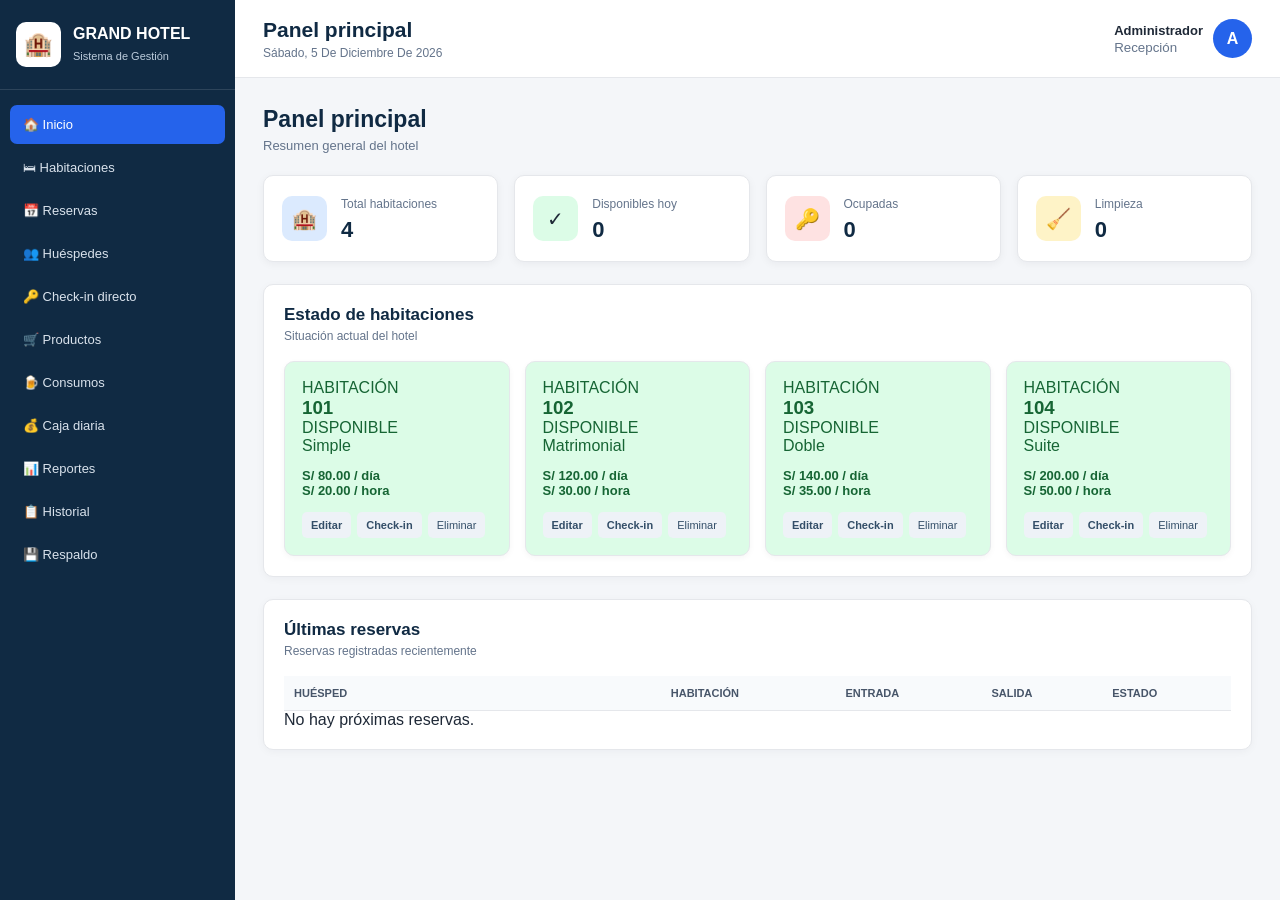
<file: index.html>
<!DOCTYPE html>
<html lang="es">

<head>
    <meta charset="UTF-8">

    <meta
        name="viewport"
        content="width=device-width, initial-scale=1.0"
    >

    <title>Sistema de Gestión Hotelera</title>

    <link
        rel="stylesheet"
        href="style.css"
    >
</head>

<body>

<!-- =====================================================
     SIDEBAR
===================================================== -->

<aside class="sidebar">

    <div class="logo">

        <div class="logo-icono">
            🏨
        </div>

        <div>
            <h2>GRAND HOTEL</h2>
            <span>Sistema de Gestión</span>
        </div>

    </div>


    <nav>

        <button
            class="menu-item activo"
            onclick="mostrarSeccion('inicio', this)"
        >
            🏠 Inicio
        </button>


        <button
            class="menu-item"
            onclick="mostrarSeccion('habitaciones', this)"
        >
            🛏 Habitaciones
        </button>


        <button
            class="menu-item"
            onclick="mostrarSeccion('reservas', this)"
        >
            📅 Reservas
        </button>


        <button
            class="menu-item"
            onclick="mostrarSeccion('huespedes', this)"
        >
            👥 Huéspedes
        </button>


        <button
            class="menu-item"
            onclick="abrirCheckInDirecto()"
        >
            🔑 Check-in directo
        </button>


        <button
            class="menu-item"
            onclick="mostrarSeccion('productos', this)"
        >
            🛒 Productos
        </button>


        <button
            class="menu-item"
            onclick="mostrarSeccion('consumos', this)"
        >
            🍺 Consumos
        </button>


        <button
            class="menu-item"
            onclick="mostrarSeccion('caja', this)"
        >
            💰 Caja diaria
        </button>


        <button
            class="menu-item"
            onclick="mostrarSeccion('reportes', this)"
        >
            📊 Reportes
        </button>


        <button
            class="menu-item"
            onclick="mostrarSeccion('historial', this)"
        >
            📋 Historial
        </button>


        <button
            class="menu-item"
            onclick="mostrarSeccion('seguridad', this)"
        >
            💾 Respaldo
        </button>

    </nav>

</aside>



<!-- =====================================================
     CONTENIDO
===================================================== -->

<div class="contenido">


    <!-- TOPBAR -->

    <header class="topbar">

        <div class="titulo-topbar">

            <h1 id="tituloPagina">
                Panel principal
            </h1>

            <p id="fechaActual"></p>

        </div>


        <div class="usuario">

            <div>

                <strong>
                    Administrador
                </strong>

                <small>
                    Recepción
                </small>

            </div>

            <div class="avatar">
                A
            </div>

        </div>

    </header>



    <!-- =================================================
         INICIO
    ================================================== -->

    <section
        id="inicio"
        class="seccion activa"
    >

        <div class="encabezado-seccion">

            <div>

                <h2>
                    Panel principal
                </h2>

                <p>
                    Resumen general del hotel
                </p>

            </div>

        </div>



        <div class="resumen">

            <div class="card-resumen">

                <div class="icono-card azul">
                    🏨
                </div>

                <div>
                    <span>Total habitaciones</span>
                    <h2 id="totalHabitaciones">0</h2>
                </div>

            </div>


            <div class="card-resumen">

                <div class="icono-card verde">
                    ✓
                </div>

                <div>
                    <span>Disponibles hoy</span>
                    <h2 id="totalDisponibles">0</h2>
                </div>

            </div>


            <div class="card-resumen">

                <div class="icono-card rojo">
                    🔑
                </div>

                <div>
                    <span>Ocupadas</span>
                    <h2 id="totalOcupadas">0</h2>
                </div>

            </div>


            <div class="card-resumen">

                <div class="icono-card amarillo">
                    🧹
                </div>

                <div>
                    <span>Limpieza</span>
                    <h2 id="totalLimpieza">0</h2>
                </div>

            </div>

        </div>



        <div class="panel">

            <div class="panel-cabecera">

                <div>
                    <h3>Estado de habitaciones</h3>
                    <p>Situación actual del hotel</p>
                </div>

            </div>

            <div
                id="habitacionesInicio"
                class="habitaciones-grid"
            ></div>

        </div>



        <div class="panel">

            <div class="panel-cabecera">

                <div>
                    <h3>Últimas reservas</h3>
                    <p>Reservas registradas recientemente</p>
                </div>

            </div>


            <div class="tabla-responsive">

                <table>

                    <thead>

                        <tr>
                            <th>Huésped</th>
                            <th>Habitación</th>
                            <th>Entrada</th>
                            <th>Salida</th>
                            <th>Estado</th>
                        </tr>

                    </thead>

                    <tbody id="reservasInicio"></tbody>

                </table>

            </div>

        </div>

    </section>



    <!-- =================================================
         HABITACIONES
    ================================================== -->

    <section
        id="habitaciones"
        class="seccion"
    >

        <div class="encabezado-seccion">

            <div>
                <h2>Habitaciones</h2>
                <p>Administración de habitaciones</p>
            </div>


            <button
                class="btn-principal"
                onclick="abrirModalHabitacion()"
            >
                + Nueva habitación
            </button>

        </div>



        <div class="filtros">

            <button
                class="filtro activo"
                onclick="filtrarHabitaciones('TODAS', this)"
            >
                Todas
            </button>

            <button
                class="filtro"
                onclick="filtrarHabitaciones('DISPONIBLE', this)"
            >
                Disponibles
            </button>

            <button
                class="filtro"
                onclick="filtrarHabitaciones('OCUPADA', this)"
            >
                Ocupadas
            </button>

            <button
                class="filtro"
                onclick="filtrarHabitaciones('LIMPIEZA', this)"
            >
                Limpieza
            </button>

            <button
                class="filtro"
                onclick="filtrarHabitaciones('MANTENIMIENTO', this)"
            >
                Mantenimiento
            </button>

        </div>


        <div
            id="listaHabitaciones"
            class="habitaciones-grid"
        ></div>

    </section>



    <!-- =================================================
         RESERVAS
    ================================================== -->

    <section
        id="reservas"
        class="seccion"
    >

        <div class="encabezado-seccion">

            <div>
                <h2>Reservas</h2>

                <p>
                    Reservas actuales y futuras
                </p>
            </div>


            <button
                class="btn-principal"
                onclick="abrirModalReserva()"
            >
                + Nueva reserva
            </button>

        </div>



        <div class="panel">

            <div class="buscador">

                <input
                    type="text"
                    id="buscarReserva"
                    placeholder="Buscar huésped, DNI o habitación..."
                    oninput="renderReservas()"
                >

            </div>


            <div class="tabla-responsive">

                <table>

                    <thead>

                        <tr>

                            <th>#</th>

                            <th>Huésped</th>

                            <th>DNI</th>

                            <th>Habitación</th>

                            <th>Entrada</th>

                            <th>Salida</th>

                            <th>Total</th>

                            <th>Estado</th>

                            <th>Acciones</th>

                        </tr>

                    </thead>

                    <tbody id="tablaReservas"></tbody>

                </table>

            </div>

        </div>

    </section>



    <!-- =================================================
         HUÉSPEDES
    ================================================== -->

    <section
        id="huespedes"
        class="seccion"
    >

        <div class="encabezado-seccion">

            <div>
                <h2>Huéspedes</h2>
                <p>Registro de huéspedes</p>
            </div>

        </div>


        <div class="panel">

            <div class="buscador">

                <input
                    type="text"
                    id="buscarHuesped"
                    placeholder="Buscar por nombre o DNI..."
                    oninput="renderHuespedes()"
                >

            </div>


            <div class="tabla-responsive">

                <table>

                    <thead>

                        <tr>
                            <th>Huésped</th>
                            <th>DNI</th>
                            <th>Teléfono</th>
                            <th>Habitación</th>
                            <th>Estado</th>
                        </tr>

                    </thead>

                    <tbody id="tablaHuespedes"></tbody>

                </table>

            </div>

        </div>

    </section>



    <!-- =================================================
         PRODUCTOS
    ================================================== -->

    <section
        id="productos"
        class="seccion"
    >

        <div class="encabezado-seccion">

            <div>
                <h2>Productos</h2>

                <p>
                    Inventario del hotel
                </p>
            </div>


            <button
                class="btn-principal"
                onclick="abrirModalProducto()"
            >
                + Nuevo producto
            </button>

        </div>



        <div class="resumen">

            <div class="card-resumen">

                <div class="icono-card azul">
                    📦
                </div>

                <div>

                    <span>
                        Productos
                    </span>

                    <h2 id="totalProductos">
                        0
                    </h2>

                </div>

            </div>


            <div class="card-resumen">

                <div class="icono-card verde">
                    🛒
                </div>

                <div>

                    <span>
                        Stock total
                    </span>

                    <h2 id="stockTotal">
                        0
                    </h2>

                </div>

            </div>

        </div>



        <div class="panel">

            <div class="buscador">

                <input
                    type="text"
                    id="buscarProducto"
                    placeholder="Buscar producto..."
                    oninput="renderProductos()"
                >

            </div>


            <div class="tabla-responsive">

                <table>

                    <thead>

                        <tr>

                            <th>Producto</th>

                            <th>Categoría</th>

                            <th>Precio</th>

                            <th>Stock</th>

                            <th>Acciones</th>

                        </tr>

                    </thead>

                    <tbody id="tablaProductos"></tbody>

                </table>

            </div>

        </div>

    </section>



    <!-- =================================================
         CONSUMOS
    ================================================== -->

    <section
        id="consumos"
        class="seccion"
    >

        <div class="encabezado-seccion">

            <div>
                <h2>Consumos</h2>

                <p>
                    Productos cargados a habitaciones
                </p>
            </div>


            <button
                class="btn-principal"
                onclick="abrirModalConsumo()"
            >
                + Agregar consumo
            </button>

        </div>


        <div class="panel">

            <div class="tabla-responsive">

                <table>

                    <thead>

                        <tr>

                            <th>Fecha</th>

                            <th>Habitación</th>

                            <th>Huésped</th>

                            <th>Producto</th>

                            <th>Cantidad</th>

                            <th>Precio</th>

                            <th>Total</th>

                        </tr>

                    </thead>

                    <tbody id="tablaConsumos"></tbody>

                </table>

            </div>

        </div>

    </section>



    <!-- =================================================
         CAJA
    ================================================== -->

    <section
        id="caja"
        class="seccion"
    >

        <div class="encabezado-seccion">

            <div>
                <h2>Caja diaria</h2>
                <p>Pagos recibidos</p>
            </div>

        </div>


        <div class="filtro-fechas">

            <div class="campo">

                <label>
                    Fecha
                </label>

                <input
                    type="date"
                    id="fechaCaja"
                    onchange="renderCaja()"
                >

            </div>

        </div>



        <div class="panel apertura-caja-panel">

            <div>
                <strong>💵 Apertura de caja</strong>
                <p>Ingresa con cuánto efectivo comienzas el día.</p>
            </div>

            <div class="apertura-caja-controles">
                <input type="number" id="montoAperturaCaja" min="0" step="0.01" placeholder="0.00">
                <button class="btn-principal" onclick="guardarAperturaCaja()">Guardar apertura</button>
            </div>

            <div class="apertura-caja-resumen">
                <span>Inicio: <strong id="cajaMontoInicial">S/ 0.00</strong></span>
                <span>Efectivo esperado: <strong id="cajaEfectivoEsperado">S/ 0.00</strong></span>
            </div>

        </div>


        <div class="resumen resumen-caja">

            <div class="card-resumen">

                <div>
                    <span>Efectivo</span>
                    <h2 id="cajaEfectivo">
                        S/ 0.00
                    </h2>
                </div>

            </div>


            <div class="card-resumen">

                <div>
                    <span>Yape</span>
                    <h2 id="cajaYape">
                        S/ 0.00
                    </h2>
                </div>

            </div>


            <div class="card-resumen">

                <div>
                    <span>Plin</span>
                    <h2 id="cajaPlin">
                        S/ 0.00
                    </h2>
                </div>

            </div>


            <div class="card-resumen">

                <div>
                    <span>Tarjeta</span>
                    <h2 id="cajaTarjeta">
                        S/ 0.00
                    </h2>
                </div>

            </div>

        </div>



        <div class="panel total-caja-panel">

            <span>
                TOTAL DEL DÍA
            </span>

            <strong id="cajaTotal">
                S/ 0.00
            </strong>

        </div>



        <div class="panel">

            <div class="tabla-responsive">

                <table>

                    <thead>

                        <tr>
                            <th>Hora</th>
                            <th>Habitación</th>
                            <th>Huésped</th>
                            <th>Método</th>
                            <th>Monto</th>
                            <th>Comprobante</th>
                        </tr>

                    </thead>

                    <tbody id="tablaCaja"></tbody>

                </table>

            </div>

        </div>

    </section>



    <!-- =================================================
         REPORTES
    ================================================== -->

    <section
        id="reportes"
        class="seccion"
    >

        <div class="encabezado-seccion">

            <div>
                <h2>Reportes</h2>

                <p>
                    Consulta por rango de fechas
                </p>
            </div>

        </div>


        <div class="panel">

            <div class="filtro-reporte">

                <div class="campo">

                    <label>
                        Desde
                    </label>

                    <input
                        type="date"
                        id="reporteDesde"
                    >

                </div>


                <div class="campo">

                    <label>
                        Hasta
                    </label>

                    <input
                        type="date"
                        id="reporteHasta"
                    >

                </div>


                <button
                    class="btn-principal"
                    onclick="generarReporte()"
                >
                    Generar reporte
                </button>

            </div>

        </div>



        <div class="resumen">

            <div class="card-resumen">

                <div>
                    <span>Ingresos</span>

                    <h2 id="reporteIngresos">
                        S/ 0.00
                    </h2>
                </div>

            </div>


            <div class="card-resumen">

                <div>
                    <span>Reservas</span>

                    <h2 id="reporteReservas">
                        0
                    </h2>
                </div>

            </div>


            <div class="card-resumen">

                <div>
                    <span>Consumos</span>

                    <h2 id="reporteConsumos">
                        S/ 0.00
                    </h2>
                </div>

            </div>


            <div class="card-resumen">

                <div>
                    <span>Canceladas</span>

                    <h2 id="reporteCanceladas">
                        0
                    </h2>
                </div>

            </div>

        </div>



        <div class="panel tabla-reporte">

            <div class="tabla-responsive">

                <table>

                    <thead>

                        <tr>
                            <th>Fecha</th>
                            <th>Huésped</th>
                            <th>Habitación</th>
                            <th>Método</th>
                            <th>Monto</th>
                        </tr>

                    </thead>

                    <tbody id="tablaReporte"></tbody>

                </table>

            </div>

        </div>

    </section>



    <!-- =================================================
         HISTORIAL
    ================================================== -->

    <section
        id="historial"
        class="seccion"
    >

        <div class="encabezado-seccion">

            <div>

                <h2>
                    Historial de movimientos
                </h2>

                <p>
                    Registro de operaciones realizadas en el sistema
                </p>

            </div>

        </div>


        <div class="panel">

            <div class="buscador">

                <input
                    type="text"
                    id="buscarHistorial"
                    placeholder="Buscar habitación, huésped, acción..."
                    oninput="renderHistorial()"
                >

            </div>


            <div class="tabla-responsive">

                <table>

                    <thead>

                        <tr>

                            <th>Fecha y hora</th>

                            <th>Acción</th>

                            <th>Habitación</th>

                            <th>Detalle</th>

                        </tr>

                    </thead>


                    <tbody id="tablaHistorial"></tbody>

                </table>

            </div>

        </div>

    </section>



    <!-- =================================================
         RESPALDO
    ================================================== -->

    <section
        id="seguridad"
        class="seccion"
    >

        <div class="encabezado-seccion">

            <div>

                <h2>
                    Respaldo de información
                </h2>

                <p>
                    Protege los datos del hotel
                </p>

            </div>

        </div>


        <div class="panel">

            <div class="seguridad-cabecera">

                <div class="seguridad-icono">
                    💾
                </div>


                <div>

                    <h3>
                        Copia de seguridad
                    </h3>

                    <p>
                        El respaldo guarda habitaciones,
                        reservas, huéspedes, productos,
                        consumos, pagos e historial.
                    </p>

                </div>

            </div>


            <div class="seguridad-botones">

                <button
                    class="btn-respaldo"
                    onclick="crearRespaldo()"
                >
                    💾 Crear respaldo
                </button>


                <button
                    class="btn-restaurar"
                    onclick="seleccionarRespaldo()"
                >
                    📂 Restaurar respaldo
                </button>

            </div>


            <input
                type="file"
                id="archivoRespaldo"
                accept=".json,application/json"
                onchange="restaurarRespaldo(event)"
                hidden
            >


            <div class="aviso-respaldo">

                ⚠️ Guarda el archivo de respaldo en un
                lugar seguro, por ejemplo una memoria USB
                o una carpeta externa.

            </div>


            <div class="lista-seguridad">

                <div>
                    ✓ Habitaciones
                </div>

                <div>
                    ✓ Reservas
                </div>

                <div>
                    ✓ Productos
                </div>

                <div>
                    ✓ Consumos
                </div>

                <div>
                    ✓ Pagos
                </div>

                <div>
                    ✓ Historial
                </div>

            </div>

        </div>

    </section>

</div>



<!-- =====================================================
     MODAL HABITACIÓN
===================================================== -->

<div
    id="modalHabitacion"
    class="modal"
>

    <div class="modal-contenido">

        <button
            class="cerrar"
            onclick="cerrarModal('modalHabitacion')"
        >
            ×
        </button>


        <h2 id="tituloModalHabitacion">
            Nueva habitación
        </h2>


        <input
            type="hidden"
            id="habitacionEditandoId"
        >


        <div class="form-grid">

            <div class="campo">

                <label>
                    Número
                </label>

                <input
                    type="text"
                    id="numeroHabitacion"
                    placeholder="Ejemplo: 101"
                >

            </div>


            <div class="campo">

                <label>
                    Tipo
                </label>

                <select id="tipoHabitacion">

                    <option value="Simple">
                        Simple
                    </option>

                    <option value="Matrimonial">
                        Matrimonial
                    </option>

                    <option value="Doble">
                        Doble
                    </option>

                    <option value="Triple">
                        Triple
                    </option>

                    <option value="Suite">
                        Suite
                    </option>

                </select>

            </div>


            <div class="campo">

                <label>
                    Precio por día
                </label>

                <input
                    type="number"
                    id="precioHabitacion"
                    min="0"
                    step="0.01"
                >

            </div>


            <div class="campo">

                <label>
                    Precio por hora
                </label>

                <input
                    type="number"
                    id="precioHoraHabitacion"
                    min="0"
                    step="0.01"
                >

            </div>


            <div class="campo">

                <label>
                    Estado
                </label>

                <select id="estadoHabitacion">

                    <option value="DISPONIBLE">
                        Disponible
                    </option>

                    <option value="LIMPIEZA">
                        Limpieza
                    </option>

                    <option value="MANTENIMIENTO">
                        Mantenimiento
                    </option>

                </select>

            </div>

        </div>


        <button
            class="btn-guardar"
            onclick="guardarHabitacion()"
        >
            Guardar habitación
        </button>

    </div>

</div>



<!-- =====================================================
     MODAL RESERVA
===================================================== -->

<div
    id="modalReserva"
    class="modal"
>

    <div class="modal-contenido modal-grande">

        <button
            class="cerrar"
            onclick="cerrarModal('modalReserva')"
        >
            ×
        </button>


        <h2 id="tituloModalReserva">
            Nueva reserva
        </h2>


        <input
            type="hidden"
            id="reservaEditandoId"
        >


        <div class="form-grid">

            <div class="campo">

                <label>
                    Nombre del huésped
                </label>

                <input
                    type="text"
                    id="nombreReserva"
                >

            </div>


            <div class="campo">

                <label>
                    DNI
                </label>

                <input
                    type="text"
                    id="dniReserva"
                    maxlength="8"
                >

            </div>


            <div class="campo">

                <label>
                    Teléfono
                </label>

                <input
                    type="text"
                    id="telefonoReserva"
                >

            </div>


            <div class="campo">

                <label>
                    Habitación
                </label>

                <select
                    id="habitacionReserva"
                    onchange="calcularReserva()"
                ></select>

            </div>


            <div class="campo">

                <label>
                    Fecha de entrada
                </label>

                <input
                    type="date"
                    id="entradaReserva"
                    onchange="actualizarHabitacionesReserva(); calcularReserva();"
                >

            </div>


            <div class="campo">

                <label>
                    Fecha de salida
                </label>

                <input
                    type="date"
                    id="salidaReserva"
                    onchange="actualizarHabitacionesReserva(); calcularReserva();"
                >

            </div>

        </div>


        <div class="calculo-reserva">

            <span>
                Total hospedaje
            </span>

            <strong id="totalReserva">
                S/ 0.00
            </strong>

        </div>


        <button
            class="btn-guardar"
            onclick="guardarReserva()"
        >
            Guardar reserva
        </button>

    </div>

</div>



<!-- =====================================================
     CHECK-IN
===================================================== -->

<div
    id="modalCheckIn"
    class="modal"
>

    <div class="modal-contenido modal-grande">

        <button
            class="cerrar"
            onclick="cerrarModal('modalCheckIn')"
        >
            ×
        </button>


        <h2>
            Check-in directo
        </h2>


        <div class="form-grid">

            <div class="campo">

                <label>
                    Huésped
                </label>

                <input
                    type="text"
                    id="checkinNombre"
                >

            </div>


            <div class="campo">

                <label>
                    DNI
                </label>

                <input
                    type="text"
                    id="checkinDni"
                    maxlength="8"
                >

            </div>


            <div class="campo">

                <label>
                    Teléfono
                </label>

                <input
                    type="text"
                    id="checkinTelefono"
                >

            </div>


            <div class="campo">

                <label>
                    Habitación
                </label>

                <select
                    id="checkinHabitacion"
                    onchange="calcularCheckIn()"
                ></select>

            </div>


            <div class="campo">

                <label>
                    Tipo de estadía
                </label>

                <select
                    id="checkinTipoEstadia"
                    onchange="cambiarTipoEstadiaCheckIn()"
                >
                    <option value="DIA">Por día</option>
                    <option value="HORAS">Por horas</option>
                </select>

            </div>


            <div class="campo">

                <label>
                    Entrada
                </label>

                <input
                    type="date"
                    id="checkinEntrada"
                    onchange="calcularCheckIn()"
                >

            </div>


            <div class="campo" id="campoHoraEntrada" style="display:none;">

                <label>Hora de entrada</label>

                <input
                    type="time"
                    id="checkinHoraEntrada"
                    oninput="calcularCheckIn()"
                >

            </div>


            <div class="campo">

                <label id="checkinCantidadLabel">
                    Días
                </label>

                <input
                    type="number"
                    id="checkinNoches"
                    min="1"
                    value="1"
                    oninput="calcularCheckIn()"
                >

            </div>


            <div class="campo">

                <label id="checkinPrecioLabel">
                    Precio por día
                </label>

                <input
                    type="number"
                    id="checkinPrecioAplicado"
                    min="0"
                    step="0.01"
                    oninput="calcularCheckIn(true)"
                >

            </div>


            <div class="campo" id="campoHoraFin" style="display:none;">

                <label>Termina</label>

                <div id="checkinHoraFin" class="dato-fin-estadia">-</div>

            </div>


            <div class="campo">

                <label>
                    Adultos
                </label>

                <input
                    type="number"
                    id="checkinAdultos"
                    min="1"
                    value="1"
                >

            </div>


            <div class="campo">

                <label>
                    Niños
                </label>

                <input
                    type="number"
                    id="checkinNinos"
                    min="0"
                    value="0"
                >

            </div>

        </div>


        <div class="calculo-reserva">

            <span>
                Total
            </span>

            <strong id="checkinTotal">
                S/ 0.00
            </strong>

        </div>


        <button
            class="btn-guardar"
            onclick="guardarCheckInDirecto()"
        >
            Realizar check-in
        </button>

    </div>

</div>



<!-- =====================================================
     PRODUCTO
===================================================== -->

<div
    id="modalProducto"
    class="modal"
>

    <div class="modal-contenido">

        <button
            class="cerrar"
            onclick="cerrarModal('modalProducto')"
        >
            ×
        </button>


        <h2 id="tituloModalProducto">
            Nuevo producto
        </h2>


        <input
            type="hidden"
            id="productoEditandoId"
        >


        <div class="form-grid">

            <div class="campo">

                <label>
                    Producto
                </label>

                <input
                    type="text"
                    id="nombreProducto"
                >

            </div>


            <div class="campo">

                <label>
                    Categoría
                </label>

                <select id="categoriaProducto">

                    <option value="Bebida">
                        Bebida
                    </option>

                    <option value="Higiene">
                        Higiene
                    </option>

                    <option value="Snack">
                        Snack
                    </option>

                    <option value="Otro">
                        Otro
                    </option>

                </select>

            </div>


            <div class="campo">

                <label>
                    Precio
                </label>

                <input
                    type="number"
                    id="precioProducto"
                    min="0"
                    step="0.01"
                >

            </div>


            <div class="campo">

                <label>
                    Stock
                </label>

                <input
                    type="number"
                    id="stockProducto"
                    min="0"
                >

            </div>

        </div>


        <button
            class="btn-guardar"
            onclick="guardarProducto()"
        >
            Guardar producto
        </button>

    </div>

</div>



<!-- =====================================================
     CONSUMO MÚLTIPLE
===================================================== -->

<div
    id="modalConsumo"
    class="modal"
>

    <div class="modal-contenido modal-grande">

        <button
            class="cerrar"
            onclick="cerrarModal('modalConsumo')"
        >
            ×
        </button>


        <h2>
            Agregar productos
        </h2>


        <div class="campo">

            <label>
                Habitación
            </label>

            <select
                id="habitacionConsumo"
                onchange="actualizarProductosConsumo()"
            ></select>

        </div>


        <div class="cabecera-productos-consumo">

            <span>Producto</span>

            <span>Precio</span>

            <span>Stock</span>

            <span>Cantidad</span>

        </div>


        <div
            id="listaProductosConsumo"
            class="lista-productos-consumo"
        ></div>


        <div class="total-productos-consumo">

            <span>
                Total productos
            </span>

            <strong id="totalProductosConsumo">
                S/ 0.00
            </strong>

        </div>


        <button
            class="btn-guardar"
            onclick="guardarVariosConsumos()"
        >
            Agregar a la habitación
        </button>

    </div>

</div>



<!-- =====================================================
     CUENTA
===================================================== -->

<div
    id="modalCuenta"
    class="modal"
>

    <div class="modal-contenido modal-grande">

        <button
            class="cerrar"
            onclick="cerrarModal('modalCuenta')"
        >
            ×
        </button>


        <h2>
            Cuenta de habitación
        </h2>


        <div id="detalleCuenta"></div>

    </div>

</div>



<!-- =====================================================
     PAGO
===================================================== -->

<div
    id="modalPago"
    class="modal"
>

    <div class="modal-contenido">

        <button
            class="cerrar"
            onclick="cerrarModal('modalPago')"
        >
            ×
        </button>


        <h2>
            Registrar pago
        </h2>


        <input
            type="hidden"
            id="pagoReservaId"
        >


        <div class="detalle-pago-saldo">

            <span>
                Saldo pendiente
            </span>

            <strong id="pagoSaldo">
                S/ 0.00
            </strong>

        </div>


        <div class="campo campo-pago">

            <label>
                Monto
            </label>

            <input
                type="number"
                id="pagoMonto"
                min="0"
                step="0.01"
            >

        </div>


        <div class="campo campo-pago">

            <label>
                Método de pago
            </label>

            <select id="pagoMetodo">

                <option value="EFECTIVO">
                    Efectivo
                </option>

                <option value="YAPE">
                    Yape
                </option>

                <option value="PLIN">
                    Plin
                </option>

                <option value="TARJETA">
                    Tarjeta
                </option>

            </select>

        </div>


        <button
            class="btn-guardar"
            onclick="confirmarPago()"
        >
            Registrar pago
        </button>

    </div>

</div>



<!-- =====================================================
     COMPROBANTE
===================================================== -->

<div
    id="modalComprobante"
    class="modal"
>

    <div class="modal-contenido modal-comprobante">

        <button
            class="cerrar no-imprimir"
            onclick="cerrarModal('modalComprobante')"
        >
            ×
        </button>


        <div id="contenidoComprobante"></div>


        <button
            class="btn-guardar no-imprimir"
            onclick="imprimirComprobante()"
        >
            🖨 Imprimir comprobante
        </button>

    </div>

</div>



<!-- =====================================================
     NOTIFICACIÓN
===================================================== -->

<div
    id="notificacion"
    class="notificacion"
></div>



<!-- =====================================================
     JAVASCRIPT
===================================================== -->

<script src="script.js"></script>

</body>
</file>
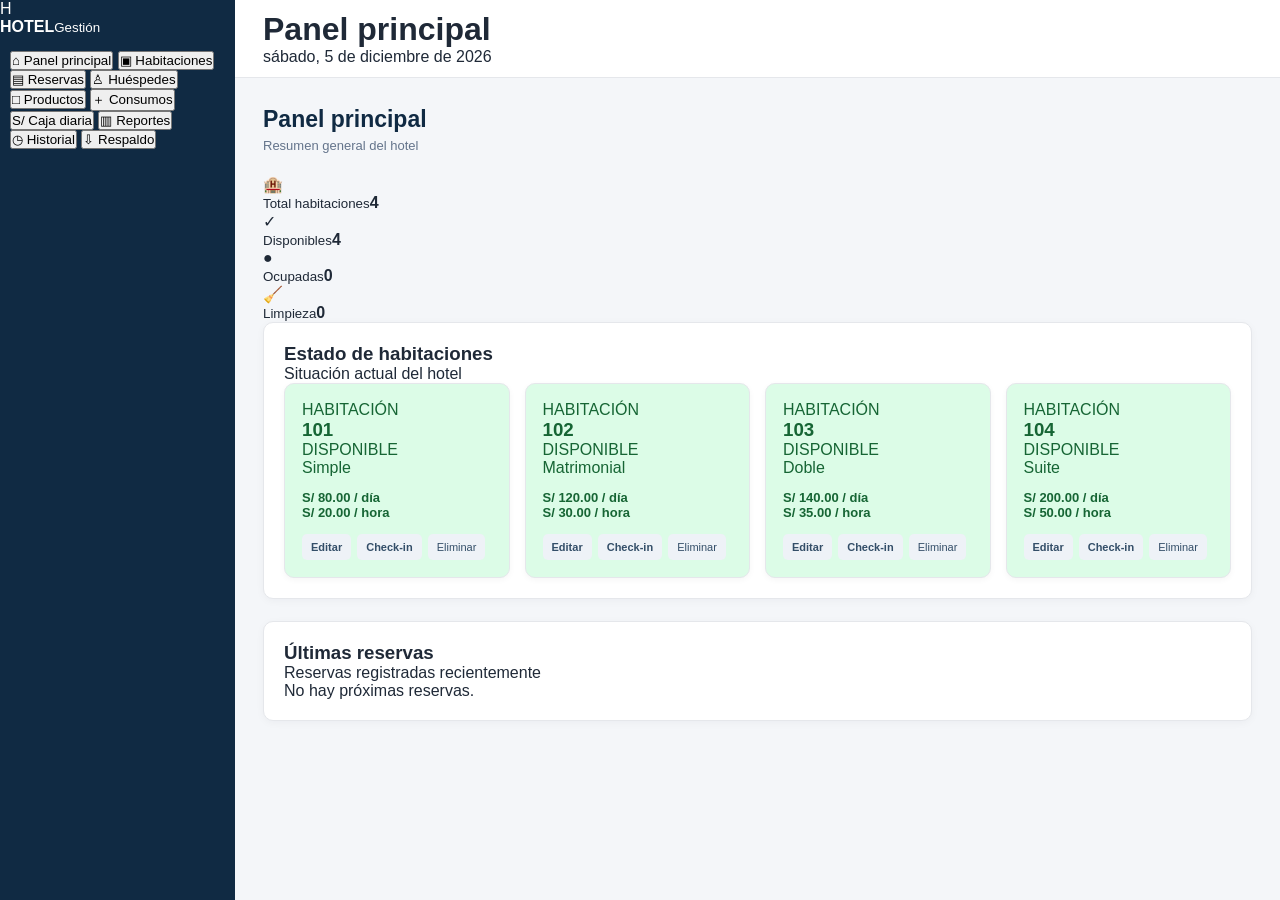
<file: index-hotel-corregido.html>
<!DOCTYPE html>
<html lang="es">
<head>
  <meta charset="UTF-8">
  <meta name="viewport" content="width=device-width, initial-scale=1.0">
  <title>Sistema de Gestión Hotelera</title>
  <link rel="stylesheet" href="style.css">
</head>
<body>
<div class="app">
  <aside class="sidebar">
    <div class="brand"><div class="brand-icon">H</div><div><strong>HOTEL</strong><small>Gestión</small></div></div>
    <nav>
      <button class="nav-btn activo" onclick="mostrarSeccion('inicio',this)">⌂ <span>Panel principal</span></button>
      <button class="nav-btn" onclick="mostrarSeccion('habitaciones',this)">▣ <span>Habitaciones</span></button>
      <button class="nav-btn" onclick="mostrarSeccion('reservas',this)">▤ <span>Reservas</span></button>
      <button class="nav-btn" onclick="mostrarSeccion('huespedes',this)">♙ <span>Huéspedes</span></button>
      <button class="nav-btn" onclick="mostrarSeccion('productos',this)">□ <span>Productos</span></button>
      <button class="nav-btn" onclick="mostrarSeccion('consumos',this)">＋ <span>Consumos</span></button>
      <button class="nav-btn" onclick="mostrarSeccion('caja',this)">S/ <span>Caja diaria</span></button>
      <button class="nav-btn" onclick="mostrarSeccion('reportes',this)">▥ <span>Reportes</span></button>
      <button class="nav-btn" onclick="mostrarSeccion('historial',this)">◷ <span>Historial</span></button>
      <button class="nav-btn" onclick="mostrarSeccion('respaldo',this)">⇩ <span>Respaldo</span></button>
    </nav>
  </aside>

  <main class="contenido">
    <header class="topbar">
      <div><h1 id="tituloSeccion">Panel principal</h1><p id="fechaActual"></p></div>
    </header>

    <section id="inicio" class="seccion activa">
      <div class="encabezado-seccion"><div><h2>Panel principal</h2><p>Resumen general del hotel</p></div></div>
      <div class="resumen-grid">
        <div class="stat"><span>🏨</span><div><small>Total habitaciones</small><strong id="totalHabitaciones">0</strong></div></div>
        <div class="stat"><span>✓</span><div><small>Disponibles</small><strong id="habitacionesDisponibles">0</strong></div></div>
        <div class="stat"><span>●</span><div><small>Ocupadas</small><strong id="habitacionesOcupadas">0</strong></div></div>
        <div class="stat"><span>🧹</span><div><small>Limpieza</small><strong id="habitacionesLimpieza">0</strong></div></div>
      </div>
      <div class="panel"><h3>Estado de habitaciones</h3><p>Situación actual del hotel</p><div id="habitacionesInicio" class="habitaciones-grid"></div></div>
      <div class="panel"><h3>Últimas reservas</h3><p>Reservas registradas recientemente</p><div id="reservasInicio"></div></div>
    </section>

    <section id="habitaciones" class="seccion">
      <div class="encabezado-seccion"><div><h2>Habitaciones</h2><p>Administración de habitaciones</p></div><button class="btn primario" onclick="abrirModalHabitacion()">+ Nueva habitación</button></div>
      <div class="filtros">
        <button class="filtro-habitacion activo" onclick="filtrarHabitaciones('TODAS',this)">Todas</button>
        <button class="filtro-habitacion" onclick="filtrarHabitaciones('DISPONIBLE',this)">Disponibles</button>
        <button class="filtro-habitacion" onclick="filtrarHabitaciones('OCUPADA',this)">Ocupadas</button>
        <button class="filtro-habitacion" onclick="filtrarHabitaciones('LIMPIEZA',this)">Limpieza</button>
        <button class="filtro-habitacion" onclick="filtrarHabitaciones('MANTENIMIENTO',this)">Mantenimiento</button>
      </div>
      <div id="listaHabitaciones" class="habitaciones-grid"></div>
      <div id="habitacionesGrid" class="habitaciones-grid"></div>
    </section>

    <section id="reservas" class="seccion">
      <div class="encabezado-seccion"><div><h2>Reservas</h2><p>Reservas presentes y futuras</p></div><button class="btn primario" onclick="abrirModalReserva()">+ Nueva reserva</button></div>
      <input id="buscarReserva" class="buscador" placeholder="Buscar huésped, DNI o habitación..." oninput="buscarReservas()">
      <div class="tabla-wrap"><table><thead><tr><th>Huésped</th><th>DNI</th><th>Habitación</th><th>Modalidad</th><th>Entrada</th><th>Salida</th><th>Total</th><th>Estado</th><th>Acciones</th></tr></thead><tbody id="tablaReservas"></tbody></table></div>
    </section>

    <section id="huespedes" class="seccion">
      <div class="encabezado-seccion"><div><h2>Huéspedes</h2><p>Huéspedes y reservas activas</p></div></div>
      <input id="buscarHuesped" class="buscador" placeholder="Buscar huésped..." oninput="buscarHuespedes()">
      <div class="tabla-wrap"><table><thead><tr><th>Huésped</th><th>DNI</th><th>Teléfono</th><th>Habitación</th><th>Estadía</th><th>Estado</th><th>Cuenta</th></tr></thead><tbody id="tablaHuespedes"></tbody></table></div>
    </section>

    <section id="productos" class="seccion">
      <div class="encabezado-seccion"><div><h2>Productos</h2><p>Inventario del hotel</p></div><button class="btn primario" onclick="abrirModalProducto()">+ Producto</button></div>
      <input id="buscarProducto" class="buscador" placeholder="Buscar producto..." oninput="buscarProductos()">
      <div class="tabla-wrap"><table><thead><tr><th>ID</th><th>Producto</th><th>Categoría</th><th>Precio</th><th>Stock</th><th>Acciones</th></tr></thead><tbody id="tablaProductos"></tbody></table></div>
    </section>

    <section id="consumos" class="seccion">
      <div class="encabezado-seccion"><div><h2>Consumos</h2><p>Productos cargados a habitaciones</p></div><button class="btn primario" onclick="abrirModalConsumo()">+ Agregar consumo</button></div>
      <div class="tabla-wrap"><table><thead><tr><th>Fecha</th><th>Habitación</th><th>Huésped</th><th>Producto</th><th>Cantidad</th><th>Total</th><th>Acción</th></tr></thead><tbody id="tablaConsumos"></tbody></table></div>
    </section>

    <section id="caja" class="seccion">
      <div class="encabezado-seccion"><div><h2>Caja diaria</h2><p>Control de ingresos por método de pago</p></div></div>
      <div class="form-grid caja-apertura"><label>Fecha<input id="fechaCaja" type="date" onchange="cambiarFechaCaja()"></label><label>Monto inicial<input id="montoAperturaCaja" type="number" min="0" step="0.01"></label><button class="btn primario" onclick="guardarAperturaCaja()">Guardar apertura</button></div>
      <div class="resumen-grid caja-grid">
        <div class="stat"><div><small>Monto inicial</small><strong id="cajaMontoInicial">S/ 0.00</strong></div></div>
        <div class="stat"><div><small>Efectivo cobrado</small><strong id="cajaEfectivo">S/ 0.00</strong></div></div>
        <div class="stat"><div><small>Yape</small><strong id="cajaYape">S/ 0.00</strong></div></div>
        <div class="stat"><div><small>Plin</small><strong id="cajaPlin">S/ 0.00</strong></div></div>
        <div class="stat"><div><small>Tarjeta</small><strong id="cajaTarjeta">S/ 0.00</strong></div></div>
        <div class="stat destacado"><div><small>Total vendido</small><strong id="cajaTotal">S/ 0.00</strong></div></div>
        <div class="stat destacado"><div><small>Efectivo esperado</small><strong id="cajaEfectivoEsperado">S/ 0.00</strong></div></div>
      </div>
      <div class="tabla-wrap"><table><thead><tr><th>Fecha</th><th>Habitación</th><th>Huésped</th><th>Método</th><th>Monto</th><th>Tipo</th></tr></thead><tbody id="tablaCaja"></tbody></table></div>
    </section>

    <section id="reportes" class="seccion">
      <div class="encabezado-seccion"><div><h2>Reportes</h2><p>Ingresos por periodo</p></div></div>
      <div class="form-grid reporte-filtros"><label>Desde<input id="reporteDesde" type="date"></label><label>Hasta<input id="reporteHasta" type="date"></label><button class="btn primario" onclick="generarReporte()">Generar reporte</button></div>
      <div class="resumen-grid"><div class="stat"><div><small>Efectivo</small><strong id="reporteEfectivo">S/ 0.00</strong></div></div><div class="stat"><div><small>Yape</small><strong id="reporteYape">S/ 0.00</strong></div></div><div class="stat"><div><small>Plin</small><strong id="reportePlin">S/ 0.00</strong></div></div><div class="stat"><div><small>Tarjeta</small><strong id="reporteTarjeta">S/ 0.00</strong></div></div><div class="stat destacado"><div><small>Total</small><strong id="reporteTotal">S/ 0.00</strong></div></div></div>
      <div class="tabla-wrap"><table><thead><tr><th>Fecha</th><th>Habitación</th><th>Huésped</th><th>Método</th><th>Monto</th><th>Tipo</th></tr></thead><tbody id="tablaReporte"></tbody></table></div>
    </section>

    <section id="historial" class="seccion">
      <div class="encabezado-seccion"><div><h2>Historial</h2><p>Movimientos del sistema</p></div><button class="btn peligro" onclick="limpiarHistorial()">Limpiar historial</button></div>
      <div class="tabla-wrap"><table><thead><tr><th>Fecha</th><th>Movimiento</th><th>Referencia</th><th>Detalle</th></tr></thead><tbody id="tablaHistorial"></tbody></table></div>
    </section>

    <section id="respaldo" class="seccion">
      <div class="encabezado-seccion"><div><h2>Respaldo</h2><p>Protege la información almacenada en esta computadora</p></div></div>
      <div class="panel acciones-respaldo">
        <button class="btn primario" onclick="crearRespaldo()">Descargar respaldo</button>
        <button class="btn secundario" onclick="seleccionarRespaldo()">Restaurar archivo</button>
        <button class="btn secundario" onclick="restaurarRespaldoAutomaticoLocal()">Restaurar respaldo automático</button>
        <input id="archivoRespaldo" type="file" accept=".json,application/json" hidden onchange="restaurarRespaldo(event)">
      </div>
    </section>
  </main>
</div>

<!-- HABITACION -->
<div id="modalHabitacion" class="modal"><div class="modal-contenido">
  <button class="cerrar" onclick="cerrarModal('modalHabitacion')">×</button><h2 id="tituloModalHabitacion">Nueva habitación</h2>
  <input id="habitacionEditandoId" type="hidden">
  <div class="form-grid">
    <label>Número<input id="numeroHabitacion" type="text"></label>
    <label>Tipo<select id="tipoHabitacion"><option>Simple</option><option>Matrimonial</option><option>Doble</option><option>Triple</option><option>Suite</option></select></label>
    <label>Precio por día (S/)<input id="precioHabitacion" type="number" min="0" step="0.01"></label>
    <label>Precio por hora (S/)<input id="precioHoraHabitacion" type="number" min="0" step="0.01"></label>
    <label>Estado<select id="estadoHabitacion"><option value="DISPONIBLE">Disponible</option><option value="LIMPIEZA">Limpieza</option><option value="MANTENIMIENTO">Mantenimiento</option></select></label>
  </div>
  <button class="btn primario ancho" onclick="guardarHabitacion()">Guardar habitación</button>
</div></div>

<!-- CHECKIN DIRECTO -->
<div id="modalCheckIn" class="modal"><div class="modal-contenido modal-grande">
  <button class="cerrar" onclick="cerrarModal('modalCheckIn')">×</button><h2>Check-in directo</h2>
  <div class="form-grid">
    <label>Huésped<input id="checkinNombre" type="text"></label>
    <label>DNI<input id="checkinDni" type="text"></label>
    <label>Teléfono<input id="checkinTelefono" type="text"></label>
    <label>Habitación<select id="checkinHabitacion" onchange="cambiarHabitacionCheckIn()"></select></label>
    <label>Tipo de estadía<select id="checkinTipoEstadia" onchange="cambiarTipoEstadiaCheckIn()"><option value="DIA">Por día</option><option value="HORAS">Por horas</option></select></label>
    <label>Entrada<input id="checkinEntrada" type="date" onchange="cambioDatosCheckIn()"></label>

    <label id="grupoCheckinNoches">Días<input id="checkinNoches" type="number" min="1" value="1" oninput="cambioDatosCheckIn()"></label>
    <label id="grupoCheckinHoraEntrada">Hora de entrada<input id="checkinHoraEntrada" type="time" onchange="cambioDatosCheckIn()"></label>
    <label id="grupoCheckinHoras">Cantidad de horas<input id="checkinHoras" type="number" min="1" value="1" oninput="cambioDatosCheckIn()"></label>

    <label>Precio aplicado (S/)<input id="checkinPrecio" type="number" min="0" step="0.01" oninput="calcularCheckIn()"></label>
    <label id="grupoCheckinHoraSalida">Hora de salida<input id="checkinHoraSalida" type="text" readonly></label>
    <label>Adultos<input id="checkinAdultos" type="number" min="1" value="1"></label>
    <label>Niños<input id="checkinNinos" type="number" min="0" value="0"></label>
  </div>
  <div class="total-modal"><span>Total</span><strong id="checkinTotal">S/ 0.00</strong></div>
  <button class="btn primario ancho" onclick="guardarCheckInDirecto()">Realizar check-in</button>
</div></div>

<!-- RESERVA -->
<div id="modalReserva" class="modal"><div class="modal-contenido modal-grande">
  <button class="cerrar" onclick="cerrarModal('modalReserva')">×</button><h2 id="tituloModalReserva">Nueva reserva</h2>
  <input id="reservaEditandoId" type="hidden">
  <div class="form-grid">
    <label>Huésped<input id="reservaNombre" type="text"></label><label>DNI<input id="reservaDni" type="text"></label>
    <label>Teléfono<input id="reservaTelefono" type="text"></label><label>Habitación<select id="reservaHabitacion" onchange="calcularReserva()"></select></label>
    <label>Entrada<input id="reservaEntrada" type="date" onchange="actualizarHabitacionesReserva()"></label><label>Salida<input id="reservaSalida" type="date" onchange="actualizarHabitacionesReserva()"></label>
    <label>Adultos<input id="reservaAdultos" type="number" min="1" value="1"></label><label>Niños<input id="reservaNinos" type="number" min="0" value="0"></label>
  </div>
  <div class="total-modal"><span><span id="reservaNoches">0</span> día(s)</span><strong id="reservaTotal">S/ 0.00</strong></div>
  <button class="btn primario ancho" onclick="guardarReserva()">Guardar reserva</button>
</div></div>

<!-- PRODUCTO -->
<div id="modalProducto" class="modal"><div class="modal-contenido">
  <button class="cerrar" onclick="cerrarModal('modalProducto')">×</button><h2 id="tituloModalProducto">Nuevo producto</h2><input id="productoEditandoId" type="hidden">
  <div class="form-grid"><label>Producto<input id="productoNombre"></label><label>Categoría<select id="productoCategoria"><option>Bebida</option><option>Higiene</option><option>Snack</option><option>Otro</option></select></label><label>Precio<input id="productoPrecio" type="number" min="0" step="0.01"></label><label>Stock<input id="productoStock" type="number" min="0"></label></div>
  <button class="btn primario ancho" onclick="guardarProducto()">Guardar producto</button>
</div></div>

<!-- CONSUMO -->
<div id="modalConsumo" class="modal"><div class="modal-contenido">
  <button class="cerrar" onclick="cerrarModal('modalConsumo')">×</button><h2>Agregar consumo</h2>
  <div class="form-grid"><label>Habitación<select id="consumoReserva"></select></label><label>Producto<select id="consumoProducto" onchange="calcularConsumo()"></select></label><label>Cantidad<input id="consumoCantidad" type="number" min="1" value="1" oninput="calcularConsumo()"></label></div>
  <div class="total-modal"><span>Total</span><strong id="consumoTotal">S/ 0.00</strong></div>
  <button class="btn primario ancho" onclick="guardarConsumo()">Agregar a la cuenta</button>
</div></div>

<!-- CUENTA -->
<div id="modalCuenta" class="modal"><div class="modal-contenido modal-grande">
  <button class="cerrar" onclick="cerrarModal('modalCuenta')">×</button><h2 id="cuentaTitulo">Cuenta</h2>
  <div class="cuenta-info"><p><b>Huésped:</b> <span id="cuentaHuesped"></span></p><p><b>Estadía:</b> <span id="cuentaEstadia"></span></p></div>
  <div class="cuenta-totales"><div><span>Alojamiento</span><strong id="cuentaAlojamiento">S/ 0.00</strong></div><div><span>Consumos</span><strong id="cuentaConsumos">S/ 0.00</strong></div><div><span>Total</span><strong id="cuentaTotal">S/ 0.00</strong></div><div><span>Pagado</span><strong id="cuentaPagado">S/ 0.00</strong></div><div class="saldo"><span>Saldo</span><strong id="cuentaSaldo">S/ 0.00</strong></div></div>
  <h3>Consumos</h3><div class="tabla-wrap"><table><thead><tr><th>Producto</th><th>Cant.</th><th>Precio</th><th>Total</th></tr></thead><tbody id="tablaConsumosCuenta"></tbody></table></div>
  <h3>Pagos</h3><div class="tabla-wrap"><table><thead><tr><th>Fecha</th><th>Método</th><th>Monto</th></tr></thead><tbody id="tablaPagosCuenta"></tbody></table></div>
  <div class="acciones-modal"><button class="btn secundario" onclick="agregarConsumoDesdeCuenta()">+ Consumo</button><button class="btn primario" onclick="pagarSaldoCompleto()">Registrar pago</button><button class="btn secundario" onclick="generarComprobante()">Comprobante</button><button class="btn exito" onclick="realizarCheckOut()">Checkout</button></div>
</div></div>

<!-- PAGO -->
<div id="modalPago" class="modal"><div class="modal-contenido">
  <button class="cerrar" onclick="cerrarModal('modalPago')">×</button><h2>Registrar pago</h2><input id="pagoReservaId" type="hidden">
  <div class="form-grid"><label>Monto<input id="pagoMonto" type="number" min="0.01" step="0.01"></label><label>Método<select id="pagoMetodo"><option value="EFECTIVO">Efectivo</option><option value="YAPE">Yape</option><option value="PLIN">Plin</option><option value="TARJETA">Tarjeta</option></select></label></div>
  <button class="btn primario ancho" onclick="confirmarPago()">Confirmar pago</button>
</div></div>

<div id="notificacion" class="notificacion"></div>
<script src="script.js"></script>
</body>
</html>
</file>
<file: style.css>
/* =====================================================
   SISTEMA HOTELERO - STYLE.CSS
===================================================== */

* {
    box-sizing: border-box;
    margin: 0;
    padding: 0;
}

html,
body {
    min-width: 1100px;
}

body {
    font-family: Arial, Helvetica, sans-serif;
    background: #f4f6f9;
    color: #1f2937;
}

button,
input,
select {
    font-family: inherit;
}

button {
    cursor: pointer;
}

button:disabled {
    opacity: 0.5;
    cursor: not-allowed;
}


/* =====================================================
   SIDEBAR
===================================================== */

.sidebar {
    position: fixed;
    top: 0;
    left: 0;
    width: 235px;
    height: 100vh;
    background: #102a43;
    color: white;
    overflow-y: auto;
    z-index: 100;
}

.logo {
    padding: 22px 16px;
    display: flex;
    align-items: center;
    gap: 12px;
    border-bottom: 1px solid rgba(255,255,255,.12);
}

.logo-icono {
    width: 45px;
    height: 45px;
    flex-shrink: 0;
    border-radius: 10px;
    background: white;
    color: #102a43;
    display: flex;
    align-items: center;
    justify-content: center;
    font-size: 23px;
}

.logo h2 {
    font-size: 16px;
    margin-bottom: 3px;
}

.logo span {
    color: #bcccdc;
    font-size: 11px;
}

.sidebar nav {
    padding: 15px 10px 30px;
}

.menu-item {
    width: 100%;
    border: none;
    background: transparent;
    color: #d9e2ec;
    display: flex;
    align-items: center;
    gap: 10px;
    padding: 12px 13px;
    margin-bottom: 4px;
    border-radius: 7px;
    font-size: 13px;
    text-align: left;
    transition: .2s;
}

.menu-item:hover {
    background: rgba(255,255,255,.09);
    color: white;
}

.menu-item.activo {
    background: #2563eb;
    color: white;
}


/* =====================================================
   CONTENIDO
===================================================== */

.contenido {
    margin-left: 235px;
    min-height: 100vh;
}

.topbar {
    height: 78px;
    background: white;
    border-bottom: 1px solid #e5e7eb;
    padding: 0 28px;
    display: flex;
    align-items: center;
    justify-content: space-between;
    position: sticky;
    top: 0;
    z-index: 50;
}

.titulo-topbar h1 {
    font-size: 21px;
    color: #102a43;
}

.titulo-topbar p {
    color: #64748b;
    font-size: 12px;
    margin-top: 4px;
    text-transform: capitalize;
}

.usuario {
    display: flex;
    align-items: center;
    gap: 10px;
}

.usuario strong,
.usuario small {
    display: block;
}

.usuario strong {
    font-size: 13px;
}

.usuario small {
    margin-top: 2px;
    color: #64748b;
}

.avatar {
    width: 39px;
    height: 39px;
    border-radius: 50%;
    background: #2563eb;
    color: white;
    display: flex;
    align-items: center;
    justify-content: center;
    font-weight: bold;
}


/* =====================================================
   SECCIONES
===================================================== */

.seccion {
    display: none;
    padding: 28px;
}

.seccion.activa {
    display: block;
}

.encabezado-seccion {
    display: flex;
    align-items: center;
    justify-content: space-between;
    margin-bottom: 22px;
}

.encabezado-seccion h2 {
    color: #102a43;
    font-size: 23px;
}

.encabezado-seccion p {
    color: #64748b;
    font-size: 13px;
    margin-top: 5px;
}


/* =====================================================
   BOTONES
===================================================== */

.btn-principal,
.btn-secundario,
.btn-guardar,
.btn-respaldo,
.btn-restaurar {
    border: none;
    border-radius: 7px;
    padding: 11px 17px;
    font-weight: 600;
    transition: .2s;
}

.btn-principal,
.btn-guardar {
    background: #2563eb;
    color: white;
}

.btn-principal:hover,
.btn-guardar:hover {
    background: #1d4ed8;
}

.btn-secundario {
    background: #eef2f7;
    border: 1px solid #d9e2ec;
    color: #334e68;
}

.btn-secundario:hover {
    background: #e2e8f0;
}

.btn-guardar {
    width: 100%;
    margin-top: 20px;
    padding: 13px;
}


/* =====================================================
   RESUMEN
===================================================== */

.resumen {
    display: grid;
    grid-template-columns: repeat(4, 1fr);
    gap: 16px;
    margin-bottom: 22px;
}

.card-resumen {
    background: white;
    border: 1px solid #e5e7eb;
    border-radius: 10px;
    padding: 18px;
    display: flex;
    align-items: center;
    gap: 14px;
    box-shadow: 0 2px 8px rgba(15,23,42,.05);
}

.card-resumen span {
    color: #64748b;
    font-size: 12px;
}

.card-resumen h2 {
    color: #102a43;
    font-size: 22px;
    margin-top: 5px;
}

.icono-card {
    width: 45px;
    height: 45px;
    border-radius: 10px;
    display: flex;
    align-items: center;
    justify-content: center;
    font-size: 20px;
}

.icono-card.azul {
    background: #dbeafe;
}

.icono-card.verde {
    background: #dcfce7;
}

.icono-card.rojo {
    background: #fee2e2;
}

.icono-card.amarillo {
    background: #fef3c7;
}


/* =====================================================
   PANELES
===================================================== */

.panel {
    background: white;
    border: 1px solid #e5e7eb;
    border-radius: 10px;
    padding: 20px;
    margin-bottom: 22px;
    box-shadow: 0 2px 8px rgba(15,23,42,.04);
}

.panel-cabecera {
    display: flex;
    align-items: center;
    justify-content: space-between;
    margin-bottom: 18px;
}

.panel-cabecera h3 {
    color: #102a43;
    font-size: 17px;
}

.panel-cabecera p {
    color: #64748b;
    font-size: 12px;
    margin-top: 4px;
}


/* =====================================================
   HABITACIONES
===================================================== */

.habitaciones-grid {
    display: grid;
    grid-template-columns: repeat(4, minmax(190px, 1fr));
    gap: 15px;
}

.habitacion-card {
    background: white;
    border: 1px solid #e5e7eb;
    border-radius: 10px;
    padding: 17px;
    box-shadow: 0 2px 6px rgba(0,0,0,.04);
    position: relative;
}

.numero-habitacion {
    color: #102a43;
    font-size: 25px;
    font-weight: bold;
}

.tipo-habitacion {
    color: #64748b;
    font-size: 12px;
    margin: 5px 0 10px;
}

.estado {
    display: inline-block;
    padding: 5px 9px;
    border-radius: 20px;
    font-size: 10px;
    font-weight: bold;
}

.estado-disponible {
    background: #dcfce7;
    color: #166534;
}

.estado-ocupada {
    background: #fee2e2;
    color: #991b1b;
}

.estado-limpieza {
    background: #fef3c7;
    color: #92400e;
}

.estado-mantenimiento {
    background: #e5e7eb;
    color: #374151;
}

.estado-reservada {
    background: #dbeafe;
    color: #1d4ed8;
}

.precio-habitacion {
    margin-top: 13px;
    font-size: 13px;
    font-weight: 600;
}

.acciones-habitacion {
    display: flex;
    flex-wrap: wrap;
    gap: 6px;
    margin-top: 14px;
}

.acciones-habitacion button {
    border: none;
    border-radius: 5px;
    padding: 7px 9px;
    background: #eef2f7;
    color: #334e68;
    font-size: 11px;
}

.acciones-habitacion button:hover {
    background: #dbeafe;
    color: #1d4ed8;
}

.acciones-habitacion .btn-eliminar {
    background: #fee2e2;
    color: #b91c1c;
}

.acciones-habitacion .btn-editar {
    background: #e0f2fe;
    color: #0369a1;
}


/* =====================================================
   FILTROS
===================================================== */

.filtros {
    display: flex;
    flex-wrap: wrap;
    gap: 8px;
    margin-bottom: 20px;
}

.filtro {
    border: 1px solid #d9e2ec;
    background: white;
    color: #52667a;
    border-radius: 7px;
    padding: 9px 13px;
    font-size: 12px;
}

.filtro:hover {
    background: #f8fafc;
}

.filtro.activo {
    background: #2563eb;
    color: white;
    border-color: #2563eb;
}


/* =====================================================
   BUSCADORES
===================================================== */

.buscador {
    margin-bottom: 17px;
}

.buscador input {
    width: 380px;
    max-width: 100%;
    padding: 10px 12px;
    border: 1px solid #d1d5db;
    border-radius: 7px;
    outline: none;
}

.buscador input:focus {
    border-color: #2563eb;
    box-shadow: 0 0 0 2px rgba(37,99,235,.08);
}


/* =====================================================
   TABLAS
===================================================== */

.tabla-responsive {
    width: 100%;
    overflow-x: auto;
}

table {
    width: 100%;
    border-collapse: collapse;
    min-width: 760px;
}

th {
    padding: 11px 10px;
    background: #f8fafc;
    border-bottom: 1px solid #e5e7eb;
    color: #475569;
    font-size: 11px;
    text-align: left;
    text-transform: uppercase;
}

td {
    padding: 11px 10px;
    border-bottom: 1px solid #eef2f7;
    font-size: 12px;
    vertical-align: middle;
}

tbody tr:hover {
    background: #fafcff;
}

.tabla-boton {
    border: none;
    border-radius: 5px;
    padding: 6px 8px;
    margin: 2px;
    background: #eef2f7;
    color: #334e68;
    font-size: 10px;
}

.tabla-boton:hover {
    background: #dbeafe;
}

.tabla-boton.azul {
    background: #dbeafe;
    color: #1d4ed8;
}

.tabla-boton.verde {
    background: #dcfce7;
    color: #166534;
}

.tabla-boton.rojo {
    background: #fee2e2;
    color: #b91c1c;
}

.tabla-boton.rojo:hover {
    background: #fecaca;
}


/* =====================================================
   MODALES
===================================================== */

.modal {
    position: fixed;
    inset: 0;
    display: none;
    align-items: center;
    justify-content: center;
    padding: 20px;
    background: rgba(15,23,42,.58);
    z-index: 1000;
}

.modal.activo {
    display: flex;
}

.modal-contenido {
    width: 500px;
    max-height: 90vh;
    overflow-y: auto;
    background: white;
    border-radius: 12px;
    padding: 25px;
    position: relative;
    box-shadow: 0 20px 50px rgba(0,0,0,.25);
}

.modal-grande {
    width: 760px;
}

.modal-contenido h2 {
    color: #102a43;
    font-size: 20px;
    margin-bottom: 20px;
}

.cerrar {
    position: absolute;
    top: 12px;
    right: 14px;
    width: 32px;
    height: 32px;
    border: none;
    border-radius: 50%;
    background: #f1f5f9;
    color: #475569;
    font-size: 21px;
}

.cerrar:hover {
    background: #e2e8f0;
}


/* =====================================================
   FORMULARIOS
===================================================== */

.form-grid {
    display: grid;
    grid-template-columns: repeat(2, 1fr);
    gap: 14px;
}

.campo {
    display: flex;
    flex-direction: column;
    gap: 6px;
}

.campo label {
    color: #475569;
    font-size: 12px;
    font-weight: 600;
}

.campo input,
.campo select {
    width: 100%;
    padding: 10px 11px;
    border: 1px solid #d1d5db;
    border-radius: 6px;
    outline: none;
    background: white;
}

.campo input:focus,
.campo select:focus {
    border-color: #2563eb;
    box-shadow: 0 0 0 2px rgba(37,99,235,.08);
}

.calculo-reserva {
    margin-top: 18px;
    padding: 15px;
    border-radius: 8px;
    background: #f8fafc;
    display: flex;
    align-items: center;
    justify-content: space-between;
}

.calculo-reserva span {
    color: #64748b;
}

.calculo-reserva strong {
    color: #102a43;
    font-size: 21px;
}


/* =====================================================
   RESERVAS FUTURAS
===================================================== */

.reserva-futura {
    display: inline-block;
    padding: 5px 9px;
    border-radius: 20px;
    background: #dbeafe;
    color: #1d4ed8;
    font-size: 10px;
    font-weight: bold;
}

.reserva-activa {
    display: inline-block;
    padding: 5px 9px;
    border-radius: 20px;
    background: #dcfce7;
    color: #166534;
    font-size: 10px;
    font-weight: bold;
}

.reserva-finalizada {
    display: inline-block;
    padding: 5px 9px;
    border-radius: 20px;
    background: #e5e7eb;
    color: #374151;
    font-size: 10px;
    font-weight: bold;
}

.reserva-cancelada {
    display: inline-block;
    padding: 5px 9px;
    border-radius: 20px;
    background: #fee2e2;
    color: #991b1b;
    font-size: 10px;
    font-weight: bold;
}


/* =====================================================
   PRODUCTOS Y CONSUMOS
===================================================== */

.cabecera-productos-consumo {
    display: grid;
    grid-template-columns: 2fr 1fr 1fr 1fr;
    gap: 10px;
    padding: 10px;
    margin-top: 18px;
    background: #f8fafc;
    border-radius: 6px;
    color: #64748b;
    font-size: 11px;
    font-weight: bold;
}

.lista-productos-consumo {
    max-height: 330px;
    overflow-y: auto;
    margin-top: 5px;
}

.producto-consumo-fila {
    display: grid;
    grid-template-columns: 2fr 1fr 1fr 1fr;
    gap: 10px;
    align-items: center;
    padding: 10px;
    border-bottom: 1px solid #eef2f7;
    font-size: 12px;
}

.producto-consumo-fila strong {
    color: #102a43;
}

.cantidad-producto {
    width: 80px;
    padding: 7px;
    border: 1px solid #d1d5db;
    border-radius: 5px;
}

.total-productos-consumo {
    margin-top: 15px;
    padding: 15px;
    background: #eff6ff;
    border-radius: 8px;
    display: flex;
    justify-content: space-between;
    align-items: center;
}

.total-productos-consumo strong {
    color: #1d4ed8;
    font-size: 20px;
}


/* =====================================================
   CUENTA
===================================================== */

.cuenta-cabecera {
    padding: 15px;
    margin-bottom: 15px;
    border-radius: 8px;
    background: #f8fafc;
}

.cuenta-cabecera h3 {
    color: #102a43;
    margin-bottom: 5px;
}

.cuenta-cabecera p {
    color: #64748b;
    font-size: 12px;
    margin-top: 3px;
}

.cuenta-linea {
    display: flex;
    justify-content: space-between;
    padding: 10px 0;
    border-bottom: 1px solid #eef2f7;
    font-size: 13px;
}

.cuenta-linea.total {
    font-size: 15px;
    font-weight: bold;
}

.cuenta-linea.saldo {
    color: #b91c1c;
    font-size: 17px;
    font-weight: bold;
}

.cuenta-acciones {
    display: flex;
    gap: 10px;
    margin-top: 18px;
}

.cuenta-acciones button {
    flex: 1;
}


/* =====================================================
   PAGOS
===================================================== */

.detalle-pago-saldo {
    display: flex;
    align-items: center;
    justify-content: space-between;
    padding: 15px;
    margin-bottom: 15px;
    border-radius: 8px;
    background: #fff7ed;
}

.detalle-pago-saldo span {
    color: #7c2d12;
}

.detalle-pago-saldo strong {
    color: #c2410c;
    font-size: 20px;
}

.campo-pago {
    margin-top: 14px;
}


/* =====================================================
   CAJA
===================================================== */

.filtro-fechas {
    display: flex;
    gap: 15px;
    margin-bottom: 20px;
}

.filtro-fechas .campo {
    width: 220px;
}

.resumen-caja {
    grid-template-columns: repeat(4, 1fr);
}

.total-caja-panel {
    display: flex;
    align-items: center;
    justify-content: space-between;
    background: #102a43;
    color: white;
}

.total-caja-panel span {
    font-size: 13px;
}

.total-caja-panel strong {
    font-size: 26px;
}


/* =====================================================
   REPORTES
===================================================== */

.filtro-reporte {
    display: flex;
    align-items: end;
    gap: 15px;
}

.filtro-reporte .campo {
    width: 220px;
}

.tabla-reporte {
    margin-top: 15px;
}


/* =====================================================
   HISTORIAL
===================================================== */

.historial-accion {
    display: inline-block;
    padding: 5px 8px;
    border-radius: 5px;
    background: #eff6ff;
    color: #1d4ed8;
    font-size: 10px;
    font-weight: bold;
}

.historial-fecha {
    color: #64748b;
    white-space: nowrap;
}

.historial-detalle {
    color: #334155;
}

.historial-habitacion {
    font-weight: bold;
    color: #102a43;
}


/* =====================================================
   RESPALDO
===================================================== */

.seguridad-cabecera {
    display: flex;
    align-items: center;
    gap: 18px;
    padding-bottom: 20px;
    border-bottom: 1px solid #e5e7eb;
}

.seguridad-icono {
    width: 65px;
    height: 65px;
    flex-shrink: 0;
    border-radius: 14px;
    background: #dbeafe;
    color: #1d4ed8;
    display: flex;
    align-items: center;
    justify-content: center;
    font-size: 31px;
}

.seguridad-cabecera h3 {
    color: #102a43;
    font-size: 18px;
    margin-bottom: 6px;
}

.seguridad-cabecera p {
    max-width: 650px;
    color: #64748b;
    font-size: 13px;
    line-height: 1.6;
}

.seguridad-botones {
    display: flex;
    gap: 15px;
    margin-top: 22px;
}

.btn-respaldo {
    min-width: 190px;
    background: #2563eb;
    color: white;
}

.btn-respaldo:hover {
    background: #1d4ed8;
}

.btn-restaurar {
    min-width: 190px;
    background: #059669;
    color: white;
}

.btn-restaurar:hover {
    background: #047857;
}

.aviso-respaldo {
    margin-top: 22px;
    padding: 14px;
    border: 1px solid #fde68a;
    border-radius: 8px;
    background: #fffbeb;
    color: #92400e;
    font-size: 12px;
    line-height: 1.6;
}

.lista-seguridad {
    display: grid;
    grid-template-columns: repeat(3, 1fr);
    gap: 12px;
    margin-top: 17px;
}

.lista-seguridad div {
    padding: 13px;
    border: 1px solid #e5e7eb;
    border-radius: 7px;
    background: #f8fafc;
    color: #334155;
    font-size: 12px;
}


/* =====================================================
   COMPROBANTE
===================================================== */

.modal-comprobante {
    width: 450px;
}

.comprobante {
    font-family: Arial, Helvetica, sans-serif;
}

.comprobante-encabezado {
    text-align: center;
    padding-bottom: 15px;
    margin-bottom: 15px;
    border-bottom: 1px dashed #94a3b8;
}

.comprobante-encabezado h2 {
    margin-bottom: 5px;
}

.comprobante-encabezado p {
    color: #64748b;
    font-size: 11px;
}

.comprobante-dato {
    display: flex;
    justify-content: space-between;
    padding: 6px 0;
    font-size: 12px;
}

.comprobante-total {
    display: flex;
    justify-content: space-between;
    margin-top: 15px;
    padding-top: 12px;
    border-top: 1px dashed #94a3b8;
    font-size: 18px;
    font-weight: bold;
}


/* =====================================================
   NOTIFICACIONES
===================================================== */

.notificacion {
    position: fixed;
    right: 25px;
    bottom: 25px;
    z-index: 3000;
    padding: 13px 18px;
    border-radius: 8px;
    background: #102a43;
    color: white;
    box-shadow: 0 10px 25px rgba(0,0,0,.2);
    font-size: 13px;
    opacity: 0;
    transform: translateY(20px);
    pointer-events: none;
    transition: .25s;
}

.notificacion.mostrar {
    opacity: 1;
    transform: translateY(0);
}


/* =====================================================
   PANTALLAS GRANDES
===================================================== */

@media (min-width: 1500px) {

    .habitaciones-grid {
        grid-template-columns: repeat(5, 1fr);
    }

    .seccion {
        padding: 32px 38px;
    }
}


/* =====================================================
   ESCRITORIO MEDIANO
===================================================== */

@media (max-width: 1250px) {

    .habitaciones-grid {
        grid-template-columns: repeat(3, 1fr);
    }

    .resumen {
        grid-template-columns: repeat(2, 1fr);
    }

    .resumen-caja {
        grid-template-columns: repeat(2, 1fr);
    }
}


/* =====================================================
   IMPRESIÓN DE COMPROBANTE
===================================================== */

@media print {

    body * {
        visibility: hidden !important;
    }

    #modalComprobante,
    #modalComprobante * {
        visibility: visible !important;
    }

    #modalComprobante {
        position: absolute;
        inset: 0;
        display: block !important;
        background: white;
        padding: 0;
    }

    #modalComprobante .modal-contenido {
        width: 100%;
        max-width: 420px;
        margin: 0 auto;
        padding: 20px;
        box-shadow: none;
        border: none;
        overflow: visible;
    }

    .no-imprimir {
        display: none !important;
    }
}

/* =====================================================
   ESTADÍAS POR HORAS / APERTURA DE CAJA
===================================================== */

.dato-fin-estadia {
    min-height: 39px;
    padding: 10px 11px;
    border: 1px solid #d1d5db;
    border-radius: 6px;
    background: #f8fafc;
    color: #102a43;
    font-weight: 600;
    font-size: 13px;
}

.tiempo-estadia {
    margin-top: 9px;
    padding: 9px 10px;
    border-radius: 7px;
    background: #fff7ed;
    color: #9a3412;
    font-size: 12px;
    line-height: 1.5;
}

.tiempo-estadia strong {
    color: #c2410c;
}

.tiempo-estadia.tiempo-terminado {
    background: #fee2e2;
    color: #991b1b;
}

.tiempo-estadia.tiempo-terminado strong {
    color: #b91c1c;
}

.apertura-caja-panel {
    display: flex;
    align-items: center;
    justify-content: space-between;
    gap: 20px;
}

.apertura-caja-panel p {
    margin-top: 5px;
    color: #64748b;
    font-size: 12px;
}

.apertura-caja-controles {
    display: flex;
    align-items: center;
    gap: 8px;
}

.apertura-caja-controles input {
    width: 130px;
    padding: 10px 11px;
    border: 1px solid #d1d5db;
    border-radius: 6px;
    outline: none;
}

.apertura-caja-resumen {
    display: flex;
    flex-direction: column;
    gap: 6px;
    min-width: 190px;
    color: #475569;
    font-size: 12px;
}

.apertura-caja-resumen strong {
    color: #102a43;
}
</file>
